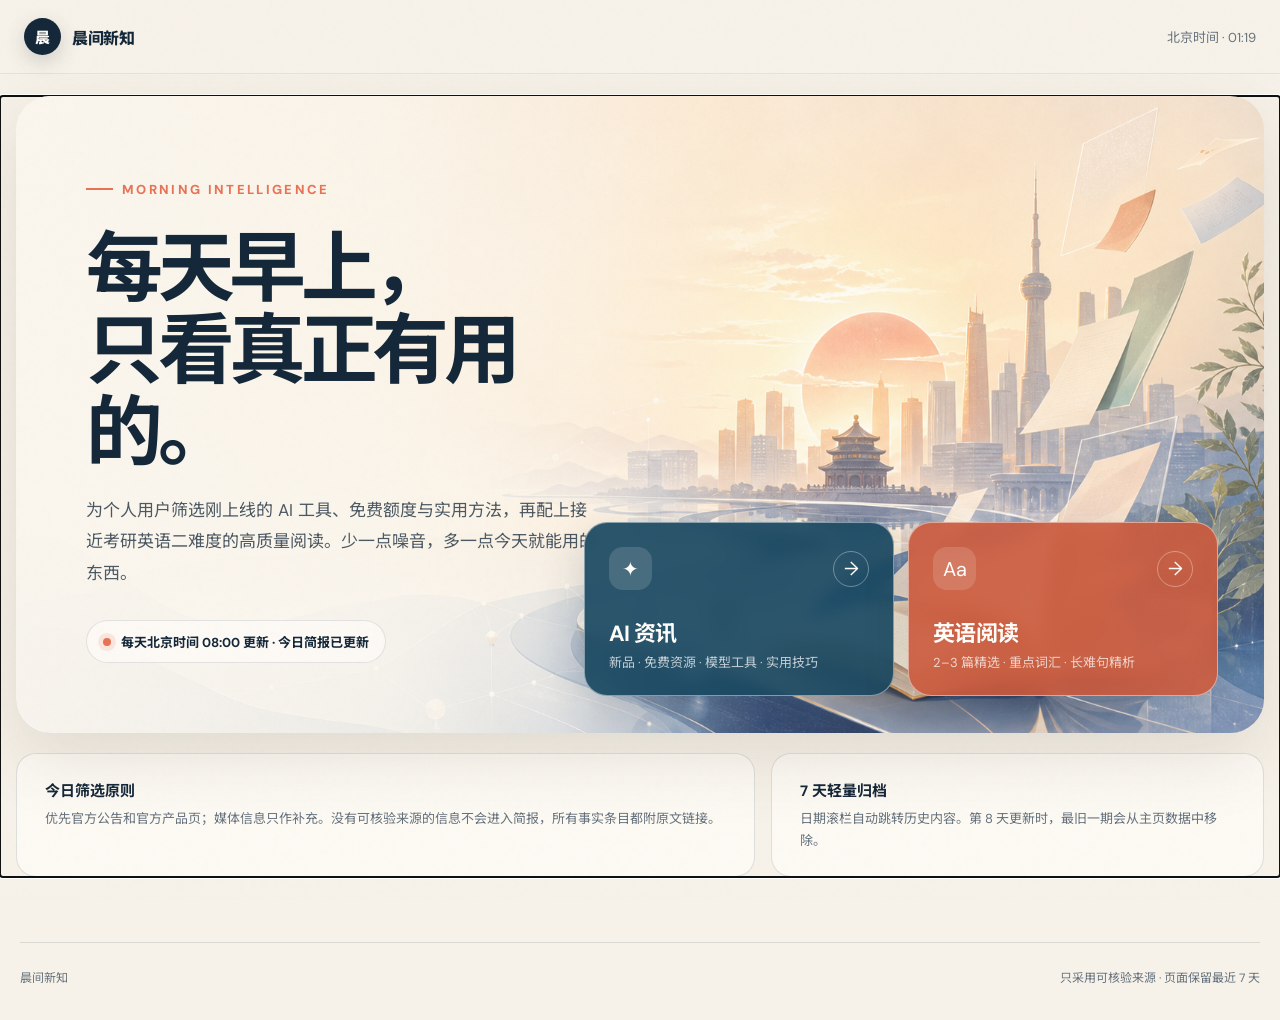
<file: index.html>
<!doctype html>
<html lang="zh-CN">
  <head>
    <meta charset="UTF-8" />
    <meta name="viewport" content="width=device-width, initial-scale=1.0" />
    <meta name="theme-color" content="#f4eee4" />
    <meta name="description" content="每天北京时间上午 8 点更新的 AI 与科技生活简报和考研英语阅读。" />
    <title>晨间新知 · AI 与考研英语简报</title>
    <link rel="preconnect" href="https://fonts.googleapis.com" />
    <link rel="preconnect" href="https://fonts.gstatic.com" crossorigin />
    <link href="https://fonts.googleapis.com/css2?family=DM+Sans:wght@400;500;600;700&family=Noto+Sans+SC:wght@400;500;600;700;800&display=swap" rel="stylesheet" />
    <link rel="stylesheet" href="styles.css" />
  </head>
  <body>
    <div class="paper-grain" aria-hidden="true"></div>
    <header class="site-header">
      <a class="brand" href="#/" aria-label="返回首页">
        <span class="brand-mark">晨</span>
        <span>晨间新知</span>
      </a>
      <nav class="top-nav" aria-label="主导航">
        <a class="home-link" href="#/" data-route-link="home">
          <svg viewBox="0 0 24 24" aria-hidden="true"><path d="m3 11 9-8 9 8v9a1 1 0 0 1-1 1h-5v-6H9v6H4a1 1 0 0 1-1-1z"/></svg>
          首页
        </a>
        <span class="beijing-time" id="beijing-time">北京时间 · --:--</span>
      </nav>
    </header>

    <main id="app" tabindex="-1"></main>

    <footer class="site-footer">
      <span>晨间新知</span>
      <span>只采用可核验来源 · 页面保留最近 7 天</span>
    </footer>

    <script src="data/issues.js"></script>
    <script src="app.js"></script>
  </body>
</html>
</file>
<file: styles.css>
:root {
  --ink: #15283a;
  --muted: #66727d;
  --paper: #f7f2e9;
  --paper-deep: #eee6d9;
  --white: #fffdf9;
  --coral: #e87255;
  --coral-soft: #f8d8cb;
  --blue: #1c5374;
  --blue-soft: #dcecf2;
  --sage: #75917c;
  --line: rgba(21, 40, 58, .13);
  --shadow: 0 24px 70px rgba(63, 49, 35, .12);
  --radius-lg: 30px;
  --radius-md: 20px;
  font-family: "DM Sans", "Noto Sans SC", system-ui, sans-serif;
  color: var(--ink);
  background: var(--paper);
}

* { box-sizing: border-box; }
html { scroll-behavior: smooth; }
body { margin: 0; min-width: 320px; min-height: 100vh; background: var(--paper); }
a { color: inherit; }
button, a { -webkit-tap-highlight-color: transparent; }
.paper-grain { position: fixed; inset: 0; pointer-events: none; opacity: .18; z-index: 20; background-image: url("data:image/svg+xml,%3Csvg viewBox='0 0 180 180' xmlns='http://www.w3.org/2000/svg'%3E%3Cfilter id='n'%3E%3CfeTurbulence type='fractalNoise' baseFrequency='.85' numOctaves='3' stitchTiles='stitch'/%3E%3C/filter%3E%3Crect width='100%25' height='100%25' filter='url(%23n)' opacity='.12'/%3E%3C/svg%3E"); mix-blend-mode: multiply; }

.site-header { position: sticky; top: 0; z-index: 10; height: 74px; display: flex; align-items: center; justify-content: space-between; padding: 0 max(24px, calc((100vw - 1240px) / 2)); background: rgba(247, 242, 233, .84); backdrop-filter: blur(18px); border-bottom: 1px solid rgba(21, 40, 58, .08); }
.brand { display: flex; align-items: center; gap: 11px; text-decoration: none; font-weight: 800; letter-spacing: -.03em; }
.brand-mark { display: grid; place-items: center; width: 37px; height: 37px; border-radius: 50%; color: var(--white); background: var(--ink); font-family: "Noto Sans SC", sans-serif; font-size: 15px; box-shadow: 0 7px 20px rgba(21,40,58,.18); }
.top-nav { display: flex; align-items: center; gap: 20px; }
.home-link { display: none; align-items: center; gap: 7px; text-decoration: none; font-size: 14px; font-weight: 700; }
.home-link.visible { display: flex; }
.home-link svg { width: 17px; fill: none; stroke: currentColor; stroke-width: 1.8; stroke-linejoin: round; }
.beijing-time { color: var(--muted); font-size: 13px; font-variant-numeric: tabular-nums; }

#app { min-height: calc(100vh - 144px); }
.home-page { width: min(1320px, calc(100% - 32px)); margin: 22px auto 0; }
.hero { position: relative; min-height: 620px; overflow: hidden; border-radius: 34px; background: #f5e8d8 url("assets/morning-hero.png") center / cover no-repeat; box-shadow: var(--shadow); }
.hero::after { content: ""; position: absolute; inset: 0; background: linear-gradient(90deg, rgba(250,246,238,.94) 0%, rgba(250,246,238,.8) 30%, rgba(250,246,238,.08) 60%); }
.hero-content { position: relative; z-index: 1; width: min(590px, 52%); padding: 78px 0 70px 70px; }
.eyebrow { display: inline-flex; align-items: center; gap: 9px; margin: 0 0 23px; color: var(--coral); font-size: 13px; font-weight: 800; letter-spacing: .18em; text-transform: uppercase; }
.eyebrow::before { content: ""; width: 27px; height: 2px; background: currentColor; }
h1 { margin: 0; font-family: "Noto Sans SC", sans-serif; font-size: clamp(48px, 6vw, 83px); line-height: 1.07; letter-spacing: -.07em; }
.hero-copy { margin: 28px 0 31px; max-width: 510px; color: #4c5963; font-size: 17px; line-height: 1.85; }
.update-pill { display: inline-flex; align-items: center; gap: 10px; padding: 11px 16px; border: 1px solid rgba(21,40,58,.11); border-radius: 999px; background: rgba(255,253,249,.68); color: var(--ink); font-size: 13px; font-weight: 700; backdrop-filter: blur(10px); }
.pulse { width: 8px; height: 8px; border-radius: 50%; background: var(--coral); box-shadow: 0 0 0 5px rgba(232,114,85,.14); }
.hero-cards { position: absolute; z-index: 2; right: 46px; bottom: 37px; display: grid; grid-template-columns: repeat(2, minmax(250px, 310px)); gap: 14px; }
.portal-card { min-height: 174px; display: flex; flex-direction: column; justify-content: space-between; padding: 24px; border: 1px solid rgba(255,255,255,.45); border-radius: 23px; text-decoration: none; color: var(--white); box-shadow: 0 18px 45px rgba(24,40,53,.18); transition: transform .25s ease, box-shadow .25s ease; backdrop-filter: blur(8px); }
.portal-card:hover { transform: translateY(-5px); box-shadow: 0 24px 55px rgba(24,40,53,.24); }
.portal-card.ai { background: rgba(25,72,97,.92); }
.portal-card.english { background: rgba(202,91,62,.92); }
.portal-top { display: flex; align-items: center; justify-content: space-between; }
.portal-icon { width: 43px; height: 43px; display: grid; place-items: center; border-radius: 14px; background: rgba(255,255,255,.14); font-size: 20px; }
.portal-arrow { width: 36px; height: 36px; display: grid; place-items: center; border: 1px solid rgba(255,255,255,.35); border-radius: 50%; font-size: 19px; }
.portal-card h2 { margin: 18px 0 4px; font-size: 22px; letter-spacing: -.03em; }
.portal-card p { margin: 0; color: rgba(255,255,255,.72); font-size: 13px; }
.home-notes { display: grid; grid-template-columns: 1.2fr .8fr; gap: 16px; margin: 20px 0 65px; }
.note-panel { padding: 25px 28px; border: 1px solid var(--line); border-radius: var(--radius-md); background: rgba(255,253,249,.72); }
.note-panel strong { display: block; margin-bottom: 7px; font-size: 15px; }
.note-panel p { margin: 0; color: var(--muted); line-height: 1.65; font-size: 13px; }

.issue-page { width: min(1120px, calc(100% - 34px)); margin: 0 auto; padding: 45px 0 80px; }
.issue-hero { display: grid; grid-template-columns: 1fr auto; align-items: end; gap: 30px; padding: 8px 0 30px; }
.issue-kicker { margin: 0 0 9px; color: var(--coral); font-size: 13px; font-weight: 800; letter-spacing: .16em; text-transform: uppercase; }
.issue-hero h1 { font-size: clamp(38px, 5vw, 62px); letter-spacing: -.055em; }
.issue-deck { max-width: 650px; margin: 17px 0 0; color: var(--muted); line-height: 1.7; }
.issue-date-big { color: var(--muted); text-align: right; font-size: 13px; }
.issue-date-big strong { display: block; color: var(--ink); font-size: 28px; letter-spacing: -.04em; }
.date-strip-wrap { position: sticky; top: 74px; z-index: 8; margin: 0 -16px 28px; padding: 12px 16px; background: linear-gradient(var(--paper) 68%, rgba(247,242,233,0)); }
.date-strip { display: flex; gap: 8px; overflow-x: auto; padding: 4px 1px 12px; scrollbar-width: thin; }
.date-chip { flex: 0 0 auto; min-width: 104px; padding: 10px 14px; border: 1px solid var(--line); border-radius: 13px; text-decoration: none; background: rgba(255,253,249,.7); transition: .2s ease; }
.date-chip span { display: block; color: var(--muted); font-size: 11px; }
.date-chip strong { display: block; margin-top: 3px; font-size: 14px; }
.date-chip.active { border-color: var(--ink); color: var(--white); background: var(--ink); }
.date-chip.active span { color: rgba(255,255,255,.62); }
.status-banner { display: flex; gap: 13px; align-items: flex-start; margin-bottom: 26px; padding: 17px 20px; border: 1px solid #e6cda2; border-radius: 16px; background: #fff3d9; color: #694d21; font-size: 13px; line-height: 1.6; }
.status-banner strong { display: block; }
.status-icon { flex: 0 0 auto; width: 25px; height: 25px; display: grid; place-items: center; border-radius: 50%; background: #f1c96d; font-weight: 800; }
.section-block { margin-top: 42px; }
.section-heading { display: flex; align-items: baseline; justify-content: space-between; gap: 20px; padding-bottom: 15px; border-bottom: 1px solid var(--line); }
.section-heading h2 { margin: 0; font-size: 24px; letter-spacing: -.04em; }
.section-heading span { color: var(--muted); font-size: 12px; }
.news-grid { display: grid; grid-template-columns: repeat(2, 1fr); gap: 15px; margin-top: 18px; }
.news-list { display: grid; gap: 16px; margin-top: 18px; }
.deals-section { padding: 30px; border-radius: 28px; background: #f1f4f7; }
.deals-grid .news-card { background: #fffaf1; }
.news-card { position: relative; padding: 25px; overflow: hidden; border: 1px solid var(--line); border-radius: var(--radius-md); background: var(--white); box-shadow: 0 8px 30px rgba(64,54,43,.045); }
.compact-news-card { border-left: 3px solid #2767e9; }
.compact-card-head { display: flex; align-items: flex-start; gap: 14px; }
.compact-card-head h3 { margin: 0 10px 5px 0; }
.news-number { flex: 0 0 auto; width: 34px; height: 34px; display: grid; place-items: center; border-radius: 50%; background: #2767e9; color: white; font-weight: 800; }
.compact-facts { margin: 16px 0 0; }
.compact-fact { display: grid; grid-template-columns: 118px 1fr; gap: 12px; padding: 11px 0; border-top: 1px solid var(--line); }
.compact-fact dt { color: #52606a; font-size: 13px; font-weight: 800; }
.compact-fact dd { margin: 0; line-height: 1.68; font-size: 14px; }
.compact-fact a { color: #2360d8; font-weight: 700; text-decoration: none; }
.compact-fact a:hover { text-decoration: underline; }
.cost-note { display: block; margin-top: 4px; color: var(--sage); font-size: 12px; }
.deal-panel { margin-top: 18px; padding: 25px 28px; border-left: 5px solid #10b981; border-radius: 17px; background: #c9f7df; }
.deal-panel-title { display: block; margin-bottom: 10px; font-size: 14px; }
.deal-row { display: grid; grid-template-columns: minmax(190px,.8fr) 1.7fr auto; gap: 14px; align-items: baseline; padding: 13px 0; border-top: 1px dashed rgba(0,91,65,.17); }
.deal-row:first-of-type { border-top: 0; }
.deal-row span { color: #235a48; font-size: 13px; }
.deal-row a { color: #007d5a; font-weight: 800; font-size: 13px; }
.deal-empty { margin: 0; color: #235a48; line-height: 1.7; }
.news-card.featured { grid-column: 1 / -1; display: grid; grid-template-columns: 1fr .85fr; gap: 35px; background: var(--ink); color: var(--white); }
.news-card.featured .meta, .news-card.featured .card-summary, .news-card.featured .fact-row dt { color: rgba(255,255,255,.61); }
.news-card.featured .fact-row, .news-card.featured .source-line { border-color: rgba(255,255,255,.13); }
.card-tag { display: inline-flex; padding: 6px 10px; border-radius: 999px; background: var(--blue-soft); color: var(--blue); font-size: 11px; font-weight: 800; }
.news-card.featured .card-tag { background: var(--coral); color: white; }
.news-card h3 { margin: 16px 0 8px; font-size: 21px; line-height: 1.35; letter-spacing: -.025em; }
.meta { display: flex; flex-wrap: wrap; gap: 8px 14px; color: var(--muted); font-size: 11px; }
.card-summary { margin: 16px 0 0; color: #52606a; font-size: 14px; line-height: 1.72; }
.facts { margin: 4px 0 0; }
.fact-row { display: grid; grid-template-columns: 104px 1fr; gap: 12px; padding: 12px 0; border-top: 1px solid var(--line); }
.fact-row dt { color: var(--muted); font-size: 12px; }
.fact-row dd { margin: 0; font-size: 13px; line-height: 1.58; }
.source-line { display: flex; justify-content: space-between; gap: 14px; align-items: center; margin-top: 14px; padding-top: 14px; border-top: 1px solid var(--line); font-size: 12px; }
.source-line a { color: var(--coral); font-weight: 800; text-decoration: none; }
.source-line a:hover { text-decoration: underline; }
.empty-card { grid-column: 1 / -1; padding: 50px 25px; border: 1px dashed rgba(21,40,58,.25); border-radius: var(--radius-md); text-align: center; background: rgba(255,253,249,.45); }
.empty-card .empty-icon { width: 58px; height: 58px; display: grid; place-items: center; margin: 0 auto 16px; border-radius: 19px; background: var(--blue-soft); color: var(--blue); font-size: 25px; }
.empty-card h3 { margin: 0 0 8px; }
.empty-card p { max-width: 570px; margin: 0 auto; color: var(--muted); font-size: 13px; line-height: 1.7; }

.reading-list { display: grid; gap: 18px; margin-top: 18px; }
.reading-card { display: grid; grid-template-columns: 74px 1fr; gap: 22px; padding: 30px; border: 1px solid var(--line); border-radius: var(--radius-md); background: var(--white); }
.reading-index { width: 58px; height: 58px; display: grid; place-items: center; border-radius: 18px; background: var(--coral-soft); color: var(--coral); font-size: 22px; font-weight: 800; }
.reading-card h3 { margin: 0; font-family: Georgia, "Times New Roman", serif; font-size: 24px; line-height: 1.35; }
.reading-card .source-badge { display: inline-flex; margin: 11px 8px 12px 0; padding: 5px 9px; border-radius: 7px; background: var(--paper-deep); color: #675e53; font-size: 11px; font-weight: 700; }
.reading-card p { color: #52606a; line-height: 1.72; }
.original-link { padding-bottom: 16px; border-bottom: 1px dashed var(--line); font-size: 13px; overflow-wrap: anywhere; }
.original-link a { color: #2360d8; }
.reading-section { margin-top: 24px; }
.reading-section h4 { margin: 0 0 13px; color: #6135c9; font-size: 16px; }
.reading-section > p { margin: 0; }
.reason-list { margin: 0; padding-left: 22px; color: #52606a; line-height: 1.8; }
.vocab-table-wrap { overflow-x: auto; }
.vocab-table { width: 100%; border-collapse: collapse; font-size: 13px; }
.vocab-table th { padding: 11px 13px; text-align: left; background: #f5efff; color: #5b35bb; }
.vocab-table td { padding: 11px 13px; border-bottom: 1px solid var(--line); }
.vocab-table td:first-child { color: #6336df; font-family: ui-monospace, Consolas, monospace; }
.phonetic { display: block; margin-top: 3px; color: #846eb1; font-size: 11px; }
.sentence-block { margin-top: 16px; }
.sentence-block h5 { margin: 0 0 9px; color: #6135c9; font-size: 14px; }
.sentence-block blockquote { margin: 0; padding: 17px 19px; border-left: 4px solid #8b5cf6; border-radius: 10px; background: #faf6ff; font: italic 15px/1.75 Georgia, serif; }
.grammar-analysis { margin-top: 9px; padding: 15px 17px; border: 1px solid #e1d9ec; border-radius: 10px; color: #46515b; font-size: 13px; line-height: 1.7; }
.grammar-analysis p, .grammar-analysis ul { margin: 7px 0 0; }
.grammar-analysis ul { padding-left: 20px; }
.sentence-translation { margin-top: 8px; padding: 14px 17px; border-radius: 10px; background: #eae4ff; color: #4c24b9; font-size: 13px; line-height: 1.7; }
.read-original { display: inline-flex; align-items: center; gap: 7px; margin-top: 13px; color: var(--coral); font-size: 13px; font-weight: 800; text-decoration: none; }
.read-original:hover { text-decoration: underline; }

.site-footer { width: min(1240px, calc(100% - 36px)); display: flex; justify-content: space-between; gap: 20px; margin: 0 auto; padding: 25px 0 34px; border-top: 1px solid var(--line); color: var(--muted); font-size: 12px; }

@media (max-width: 980px) {
  .hero { min-height: 720px; }
  .hero-content { width: 68%; padding-left: 42px; }
  .hero-cards { left: 32px; right: 32px; grid-template-columns: 1fr 1fr; }
  .news-card.featured { grid-template-columns: 1fr; }
}

@media (max-width: 720px) {
  .site-header { height: 64px; padding: 0 18px; }
  .beijing-time { display: none; }
  .home-page { width: calc(100% - 20px); margin-top: 10px; }
  .hero { min-height: 760px; border-radius: 24px; background-position: 62% center; }
  .hero::after { background: linear-gradient(180deg, rgba(250,246,238,.94) 0%, rgba(250,246,238,.76) 42%, rgba(250,246,238,.04) 70%); }
  .hero-content { width: 100%; padding: 48px 25px 0; }
  h1 { font-size: 50px; }
  .hero-copy { font-size: 15px; line-height: 1.7; }
  .hero-cards { left: 14px; right: 14px; bottom: 14px; grid-template-columns: 1fr; }
  .portal-card { min-height: 128px; padding: 19px; }
  .portal-card h2 { margin-top: 11px; }
  .home-notes { grid-template-columns: 1fr; }
  .issue-page { width: min(100% - 28px, 1120px); padding-top: 30px; }
  .issue-hero { grid-template-columns: 1fr; }
  .issue-date-big { text-align: left; }
  .date-strip-wrap { top: 64px; }
  .news-grid { grid-template-columns: 1fr; }
  .compact-fact { grid-template-columns: 1fr; gap: 5px; }
  .deal-row { grid-template-columns: 1fr; gap: 5px; }
  .deals-section { margin-left: -7px; margin-right: -7px; padding: 22px 14px; }
  .news-card.featured { grid-column: auto; }
  .reading-card { grid-template-columns: 1fr; }
  .reading-index { width: 46px; height: 46px; border-radius: 14px; font-size: 18px; }
  .analysis-grid { grid-template-columns: 1fr; }
  .site-footer { flex-direction: column; }
}

@media (prefers-reduced-motion: reduce) {
  html { scroll-behavior: auto; }
  *, *::before, *::after { transition: none !important; }
}
</file>
